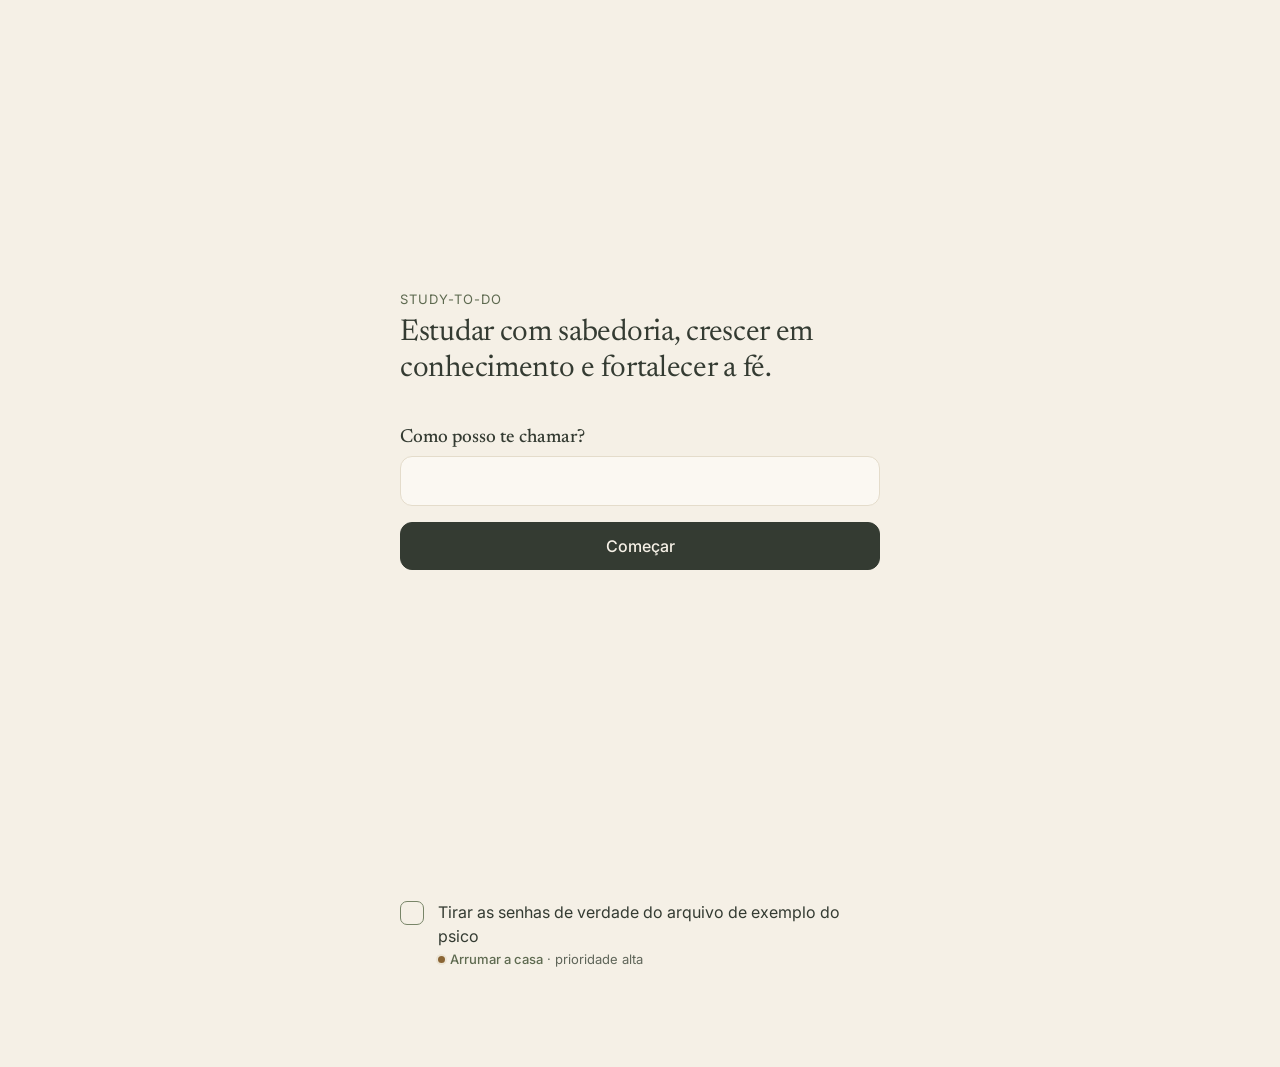
<file: index.html>
<!doctype html>
<html lang="pt-BR">
<head>
  <meta charset="utf-8">
  <meta name="viewport" content="width=device-width, initial-scale=1, viewport-fit=cover">
  <title>study-to-do</title>
  <meta name="description" content="Estudos com propósito: organize seus estudos e cultive a fé.">
  <meta name="theme-color" content="#F5F0E6">
  <link rel="manifest" href="manifest.webmanifest">
  <link rel="icon" href="icons/icon-192.png" type="image/png">
  <link rel="apple-touch-icon" href="icons/icon-192.png">
  <link rel="preconnect" href="https://fonts.googleapis.com">
  <link rel="preconnect" href="https://fonts.gstatic.com" crossorigin>
  <link href="https://fonts.googleapis.com/css2?family=Newsreader:ital,opsz,wght@0,6..72,400;0,6..72,500;1,6..72,400&family=Inter:wght@400;500;600&display=swap" rel="stylesheet">
  <link rel="stylesheet" href="style.css">
</head>
<body>
  <main class="wrap">
    <!-- ============ INÍCIO ============ -->
    <section id="tab-inicio" class="tab" aria-label="Início">
      <header class="top">
        <div>
          <p class="eyebrow" id="today-date"></p>
          <h1 id="greet">Olá</h1>
        </div>
        <button class="icon-btn" id="open-ajustes" aria-label="Ajustes">
          <svg class="ico" viewBox="0 0 24 24"><circle cx="12" cy="12" r="3"/><path d="M19.4 15a1.7 1.7 0 0 0 .3 1.8l.1.1a2 2 0 1 1-2.8 2.8l-.1-.1a1.7 1.7 0 0 0-1.8-.3 1.7 1.7 0 0 0-1 1.5V21a2 2 0 1 1-4 0v-.1a1.7 1.7 0 0 0-1.1-1.5 1.7 1.7 0 0 0-1.8.3l-.1.1a2 2 0 1 1-2.8-2.8l.1-.1a1.7 1.7 0 0 0 .3-1.8 1.7 1.7 0 0 0-1.5-1H3a2 2 0 1 1 0-4h.1a1.7 1.7 0 0 0 1.5-1.1 1.7 1.7 0 0 0-.3-1.8l-.1-.1a2 2 0 1 1 2.8-2.8l.1.1a1.7 1.7 0 0 0 1.8.3H9a1.7 1.7 0 0 0 1-1.5V3a2 2 0 1 1 4 0v.1a1.7 1.7 0 0 0 1 1.5 1.7 1.7 0 0 0 1.8-.3l.1-.1a2 2 0 1 1 2.8 2.8l-.1.1a1.7 1.7 0 0 0-.3 1.8V9a1.7 1.7 0 0 0 1.5 1H21a2 2 0 1 1 0 4h-.1a1.7 1.7 0 0 0-1.5 1z"/></svg>
        </button>
      </header>

      <section class="verse" aria-label="Versículo do dia">
        <p class="label">Versículo do dia</p>
        <blockquote id="verse-text"></blockquote>
        <cite id="verse-ref"></cite>
      </section>

      <hr class="rule">

      <section aria-labelledby="j-title">
        <h2 id="j-title">Jornada de hoje</h2>
        <p class="hint" id="j-hint"></p>
        <ol class="journey" id="journey"></ol>
      </section>

      <hr class="rule">

      <section aria-labelledby="h-title">
        <div class="sec-head">
          <h2 id="h-title">Para hoje</h2>
          <button class="link" data-goto="estudos">Ver todas</button>
        </div>
        <p class="progress-line" id="h-prog"></p>
        <div class="bar" id="h-bar-wrap"><i id="h-bar"></i></div>
        <ul class="tasks" id="home-tasks"></ul>
      </section>

      <div id="upcoming-wrap">
        <hr class="rule">
        <section aria-labelledby="u-title">
          <h2 id="u-title">Próximos estudos</h2>
          <ul class="upcoming" id="upcoming"></ul>
        </section>
      </div>
    </section>

    <!-- ============ ESTUDOS ============ -->
    <section id="tab-estudos" class="tab" hidden aria-label="Estudos">
      <header class="top">
        <div>
          <p class="eyebrow">Sua rotina</p>
          <h1>Estudos</h1>
        </div>
      </header>
      <div class="seg" role="tablist" aria-label="Filtrar tarefas">
        <button role="tab" data-filter="pendentes" aria-selected="true">Pendentes <span id="count-pend"></span></button>
        <button role="tab" data-filter="concluidas" aria-selected="false">Concluídas <span id="count-done"></span></button>
      </div>
      <div id="task-groups"></div>
      <button class="fab" id="new-task">
        <svg class="ico" viewBox="0 0 24 24"><path d="M12 5v14M5 12h14"/></svg>
        Nova tarefa
      </button>
    </section>

    <!-- ============ DEVOCIONAIS ============ -->
    <section id="tab-devocionais" class="tab" hidden aria-label="Devocionais">
      <header class="top">
        <div>
          <p class="eyebrow">Antes ou depois, como preferir</p>
          <h1>Devocionais</h1>
        </div>
      </header>
      <section aria-labelledby="dv-antes">
        <h2 id="dv-antes">Antes de estudar</h2>
        <p class="hint">Preparar o coração.</p>
        <ul class="dev-list" id="list-antes"></ul>
      </section>
      <hr class="rule">
      <section aria-labelledby="dv-depois">
        <h2 id="dv-depois">Depois de estudar</h2>
        <p class="hint">Refletir e agradecer.</p>
        <ul class="dev-list" id="list-depois"></ul>
      </section>
    </section>

    <!-- ============ PROGRESSO ============ -->
    <section id="tab-progresso" class="tab" hidden aria-label="Progresso">
      <header class="top">
        <div>
          <p class="eyebrow">Cada passo conta</p>
          <h1>Progresso</h1>
        </div>
      </header>
      <section aria-labelledby="pw-title">
        <h2 id="pw-title">Esta semana</h2>
        <p class="hint" id="pw-hint"></p>
        <ol class="week" id="week"></ol>
      </section>
      <hr class="rule">
      <dl class="stats">
        <div><dt>Tarefas concluídas</dt><dd id="st-tasks">0</dd></div>
        <div><dt>Dias com estudo</dt><dd id="st-days">0</dd></div>
        <div><dt>Devocionais feitos</dt><dd id="st-devs">0</dd></div>
      </dl>
      <hr class="rule">
      <section aria-labelledby="ph-title">
        <h2 id="ph-title">Últimas semanas</h2>
        <p class="hint">Dias em que você estudou, semana a semana.</p>
        <ul class="history" id="history"></ul>
      </section>
    </section>
  </main>

  <nav class="nav" aria-label="Navegação principal">
    <button data-tab="inicio" class="on" aria-current="page"><svg class="ico" viewBox="0 0 24 24"><path d="M3 10.5 12 3l9 7.5V20a1 1 0 0 1-1 1h-5v-6h-6v6H4a1 1 0 0 1-1-1z"/></svg>Início</button>
    <button data-tab="estudos"><svg class="ico" viewBox="0 0 24 24"><path d="M4 19.5V5a2 2 0 0 1 2-2h14v15H6a2 2 0 0 0-2 2 2 2 0 0 0 2 2h14"/><path d="M9 8h7M9 12h5"/></svg>Estudos</button>
    <button data-tab="devocionais"><svg class="ico" viewBox="0 0 24 24"><path d="M12 6c-2-1.5-5-2-8-1.5V19c3-.5 6 0 8 1.5 2-1.5 5-2 8-1.5V4.5C17 4 14 4.5 12 6z"/><path d="M12 6v14.5"/></svg>Devocionais</button>
    <button data-tab="progresso"><svg class="ico" viewBox="0 0 24 24"><path d="M4 20h16"/><path d="M7 16v-4M12 16V8M17 16v-6"/></svg>Progresso</button>
  </nav>

  <!-- ============ TELAS SOBREPOSTAS ============ -->

  <!-- Formulário de tarefa -->
  <div class="sheet-backdrop" id="task-sheet" hidden>
    <form class="sheet" id="task-form" aria-labelledby="ts-title" novalidate>
      <div class="sheet-grip" aria-hidden="true"></div>
      <h2 id="ts-title">Nova tarefa</h2>
      <dl class="guia" id="tf-guia" hidden></dl>
      <label class="field">
        <span>Título</span>
        <input id="tf-titulo" type="text" maxlength="120" required autocomplete="off">
        <small class="err" id="tf-err" hidden>Dê um título para a tarefa.</small>
      </label>
      <label class="field">
        <span>Descrição <em>(opcional)</em></span>
        <textarea id="tf-desc" rows="2" maxlength="500"></textarea>
      </label>
      <div class="field-row">
        <label class="field">
          <span>Matéria</span>
          <input id="tf-materia" type="text" maxlength="40" list="materias" placeholder="Ex.: Faculdade" autocomplete="off">
          <datalist id="materias"></datalist>
        </label>
        <label class="field">
          <span>Data <em>(opcional)</em></span>
          <input id="tf-data" type="date">
        </label>
      </div>
      <fieldset class="field">
        <legend>Prioridade</legend>
        <div class="pills">
          <label><input type="radio" name="prio" value="baixa"><span>Baixa</span></label>
          <label><input type="radio" name="prio" value="media" checked><span>Média</span></label>
          <label><input type="radio" name="prio" value="alta"><span>Alta</span></label>
        </div>
      </fieldset>
      <div class="sheet-actions">
        <button type="button" class="btn text danger" id="tf-delete" hidden>Excluir</button>
        <button type="button" class="btn ghost" id="tf-cancel">Cancelar</button>
        <button type="submit" class="btn primary">Salvar</button>
      </div>
    </form>
  </div>

  <!-- Leitor de devocional -->
  <article class="page" id="reader" hidden aria-labelledby="rd-title">
    <header class="page-bar">
      <button class="icon-btn" data-close aria-label="Voltar">
        <svg class="ico" viewBox="0 0 24 24"><path d="m15 18-6-6 6-6"/></svg>
      </button>
    </header>
    <div class="wrap reader">
      <p class="eyebrow" id="rd-moment"></p>
      <h1 id="rd-title"></h1>
      <section class="verse left">
        <blockquote id="rd-texto"></blockquote>
        <cite id="rd-ref"></cite>
      </section>
      <hr class="rule">
      <h2>Reflexão</h2>
      <div id="rd-reflexao" class="prose"></div>
      <h2>Aplicação prática</h2>
      <p id="rd-aplicacao" class="prose"></p>
      <hr class="rule">
      <label class="field">
        <span class="field-title">Minhas anotações</span>
        <textarea id="rd-notas" rows="4" placeholder="O que chamou sua atenção?"></textarea>
      </label>
      <label class="field">
        <span class="field-title">Oração</span>
        <span class="prompt" id="rd-oracao-sug"></span>
        <textarea id="rd-oracao" rows="4" placeholder="Escreva com suas palavras."></textarea>
      </label>
      <p class="saved" id="rd-saved" aria-live="polite"></p>
      <button class="btn primary block" id="rd-done"></button>
    </div>
  </article>

  <!-- Ajustes -->
  <section class="page" id="ajustes" hidden aria-labelledby="aj-title">
    <header class="page-bar">
      <button class="icon-btn" data-close aria-label="Voltar">
        <svg class="ico" viewBox="0 0 24 24"><path d="m15 18-6-6 6-6"/></svg>
      </button>
    </header>
    <div class="wrap">
      <h1 id="aj-title">Ajustes</h1>
      <label class="field">
        <span class="field-title">Como posso te chamar?</span>
        <input id="aj-nome" type="text" maxlength="30" autocomplete="given-name">
      </label>
      <hr class="rule">
      <h2>Lembrete diário</h2>
      <p class="hint">Um convite gentil às 19h. Instale o app na tela inicial antes de ativar.</p>
      <p class="small" id="push-status"></p>
      <div class="row">
        <button class="btn primary" id="btn-push">Ativar lembrete</button>
        <button class="btn ghost" id="btn-test">Testar aviso</button>
      </div>
      <div id="sub-box" hidden>
        <p class="small">Código deste aparelho (envie para configurar o envio diário):</p>
        <textarea id="sub-json" rows="4" readonly></textarea>
        <div class="row">
          <button class="btn ghost" id="btn-copy">Copiar</button>
          <button class="btn ghost" id="btn-share">Compartilhar</button>
        </div>
      </div>
      <hr class="rule">
      <h2>Backup</h2>
      <p class="hint">Tudo fica salvo só neste aparelho. Exporte de vez em quando.</p>
      <div class="row">
        <button class="btn ghost" id="btn-export">Exportar</button>
        <label class="btn ghost">Importar<input id="file-import" type="file" accept="application/json" hidden></label>
      </div>
      <hr class="rule">
      <p class="small muted">study-to-do · Estudos com propósito.</p>
      <p class="small muted">Textos bíblicos: Bíblia Livre (BLIVRE), © 2018 Diego Santos, Mario Sérgio e Marco Teles, sob licença <a href="https://creativecommons.org/licenses/by/4.0/deed.pt_BR" target="_blank" rel="noopener">CC BY 4.0</a>. Colchetes de palavras acrescentadas foram removidos.</p>
    </div>
  </section>

  <!-- Boas-vindas -->
  <section class="page welcome" id="welcome" hidden aria-labelledby="wl-title">
    <form class="wrap" id="welcome-form">
      <p class="eyebrow">study-to-do</p>
      <h1 id="wl-title">Estudar com sabedoria, crescer em conhecimento e fortalecer a fé.</h1>
      <label class="field">
        <span class="field-title">Como posso te chamar?</span>
        <input id="wl-nome" type="text" maxlength="30" autocomplete="given-name" required>
      </label>
      <button class="btn primary block" type="submit">Começar</button>
    </form>
  </section>

  <div id="toast" class="toast" role="status" aria-live="polite"></div>

  <script src="trilha.js"></script>
  <script src="devocionais.js"></script>
  <script src="app.js"></script>
</body>
</html>
</file>
<file: style.css>
/* study-to-do · Direção A "Caderno" */
:root {
  --perg: #F5F0E6;
  --papel: #FBF8F2;
  --oliva: #788568;
  --oliva-txt: #5E6A50;
  --profundo: #343B32;
  --dourado: #B58B58;
  --dourado-txt: #8A6534;
  --branco: #FFFFFF;
  --linha: #E4DCCB;
  --suave: #ECE5D6;
  --muted: #5F6559;
  --perigo: #9A3B2E;
  --serif: Newsreader, Georgia, "Times New Roman", serif;
  --sans: Inter, system-ui, -apple-system, Roboto, sans-serif;
  color-scheme: light;
}

* { box-sizing: border-box; }
html, body { margin: 0; }
body {
  background: var(--perg);
  color: var(--profundo);
  font: 400 16px/1.5 var(--sans);
  -webkit-font-smoothing: antialiased;
  -webkit-tap-highlight-color: transparent;
  padding-bottom: calc(84px + env(safe-area-inset-bottom));
}
body.locked { overflow: hidden; }
button, input, textarea { font: inherit; color: inherit; }
[hidden] { display: none !important; }
.wrap { max-width: 520px; margin: 0 auto; padding: 0 20px; }
.ico { width: 22px; height: 22px; fill: none; stroke: currentColor; stroke-width: 1.6; stroke-linecap: round; stroke-linejoin: round; flex-shrink: 0; }
.small { font-size: 14px; }
.muted { color: var(--muted); }
:focus-visible { outline: 2px solid var(--dourado-txt); outline-offset: 2px; border-radius: 6px; }

/* Tipografia */
.top { display: flex; justify-content: space-between; align-items: flex-start; padding: calc(28px + env(safe-area-inset-top)) 0 8px; }
.eyebrow { font-size: 13px; letter-spacing: .08em; text-transform: uppercase; color: var(--oliva-txt); margin: 0 0 6px; }
h1 { font: 400 34px/1.1 var(--serif); margin: 0; letter-spacing: -.01em; }
h2 { font: 500 21px/1.2 var(--serif); margin: 0 0 4px; }
.hint { font-size: 14px; color: var(--muted); margin: 0 0 16px; }
.rule { border: 0; height: 1px; background: var(--dourado); opacity: .5; margin: 28px 0; }
.prose { margin: 0 0 24px; }
.prose p { margin: 0 0 12px; }

/* Versículo */
.verse { text-align: center; padding: 4px 8px; }
.verse .label { font-size: 12px; letter-spacing: .14em; text-transform: uppercase; color: var(--dourado-txt); margin: 18px 0 14px; }
.verse blockquote { font: italic 400 23px/1.4 var(--serif); margin: 0; }
.verse cite { display: block; font: 500 13px/1 var(--sans); font-style: normal; letter-spacing: .06em; color: var(--dourado-txt); margin-top: 14px; }
.verse.left { text-align: left; padding: 0; margin-top: 24px; border-left: 2px solid var(--dourado); padding-left: 16px; }
.verse.left blockquote { font-size: 21px; }

/* Botões */
.icon-btn { background: none; border: 0; padding: 8px; margin: -4px -8px 0 0; color: var(--oliva-txt); cursor: pointer; border-radius: 10px; }
.link { background: none; border: 0; padding: 4px 0; font-size: 14px; color: var(--oliva-txt); font-weight: 500; cursor: pointer; }
.btn {
  font-weight: 500; border-radius: 12px; padding: 11px 18px; min-height: 46px; cursor: pointer;
  border: 1px solid var(--linha); background: transparent; color: var(--profundo);
  transition: background .15s, transform .1s;
}
.btn:active { transform: scale(.98); }
.btn.primary { background: var(--profundo); border-color: var(--profundo); color: var(--perg); }
.btn.ghost { background: var(--papel); }
.btn.text { border-color: transparent; padding-left: 4px; padding-right: 4px; }
.btn.danger { color: var(--perigo); }
.btn.block { width: 100%; }
.btn:disabled { opacity: .5; cursor: default; }
.row { display: flex; gap: 8px; flex-wrap: wrap; margin: 10px 0; }

/* Jornada */
.journey { list-style: none; margin: 0; padding: 0; position: relative; }
.journey::before { content: ""; position: absolute; left: 15px; top: 22px; bottom: 22px; width: 1px; background: var(--linha); }
.step { display: flex; gap: 14px; align-items: center; width: 100%; text-align: left; background: none; border: 0; padding: 10px 0; cursor: pointer; position: relative; }
.step .mark { width: 31px; height: 31px; border-radius: 50%; border: 1px solid var(--oliva); background: var(--perg); display: grid; place-items: center; font: 500 15px/1 var(--serif); color: var(--oliva-txt); flex-shrink: 0; transition: all .25s; }
.step.done .mark { background: var(--oliva); color: var(--branco); }
.step .t { font-weight: 500; display: block; }
.step .s { font-size: 14px; color: var(--muted); }
.step.done .t { color: var(--oliva-txt); }
.step .go { margin-left: auto; color: var(--dourado); }

/* Barra de progresso */
.sec-head { display: flex; justify-content: space-between; align-items: baseline; gap: 12px; }
.progress-line { font-size: 14px; color: var(--muted); margin: 0 0 10px; }
.bar { height: 3px; background: var(--suave); border-radius: 3px; margin-bottom: 6px; overflow: hidden; }
.bar i { display: block; height: 100%; width: 0; background: var(--oliva); transition: width .35s; }

/* Tarefas */
.tasks { list-style: none; margin: 0; padding: 0; }
.task { display: flex; gap: 14px; align-items: flex-start; padding: 14px 0; border-bottom: 1px solid var(--linha); }
.task:last-child { border-bottom: 0; }
.check {
  appearance: none; -webkit-appearance: none; margin: 1px 0 0; cursor: pointer;
  width: 24px; height: 24px; border: 1.5px solid var(--oliva); border-radius: 7px; flex-shrink: 0;
  display: grid; place-items: center; background: transparent; transition: background .2s;
}
.check:checked { background: var(--oliva); }
.check:checked::after { content: ""; width: 11px; height: 5px; border: 2px solid #fff; border-top: 0; border-right: 0; transform: rotate(-45deg) translate(1px, -1px); }
.task-body { flex: 1; min-width: 0; background: none; border: 0; padding: 0; text-align: left; cursor: pointer; }
.task-title { display: block; overflow-wrap: anywhere; }
.task.done .task-title { text-decoration: line-through; color: var(--muted); }
.meta { display: block; font-size: 13px; color: var(--muted); margin-top: 2px; }
.meta b { font-weight: 500; color: var(--oliva-txt); }
.prio { display: inline-block; width: 7px; height: 7px; border-radius: 50%; background: var(--dourado); margin: 0 5px 1px 0; vertical-align: middle; }
.prio.baixa { background: transparent; border: 1px solid var(--oliva); }
.prio.alta { background: var(--dourado-txt); box-shadow: 0 0 0 2px var(--suave); }
.empty { text-align: center; padding: 28px 12px; color: var(--muted); }
.empty strong { display: block; font: 400 20px/1.3 var(--serif); color: var(--profundo); margin-bottom: 4px; }

/* Próximos */
.upcoming { list-style: none; margin: 8px 0 0; padding: 0; }
.upcoming li { display: flex; gap: 16px; padding: 10px 0; align-items: baseline; }
.day { font: 400 26px/1 var(--serif); color: var(--dourado-txt); min-width: 36px; text-align: center; }
.day small { display: block; font: 500 11px/1.4 var(--sans); letter-spacing: .08em; text-transform: uppercase; }

/* Estudos */
.seg { display: flex; border-bottom: 1px solid var(--linha); margin: 16px 0 8px; }
.seg button { flex: 1; background: none; border: 0; border-bottom: 2px solid transparent; padding: 12px 0; color: var(--muted); cursor: pointer; margin-bottom: -1px; }
.seg button[aria-selected="true"] { color: var(--profundo); border-bottom-color: var(--dourado); font-weight: 500; }
.seg span { font-size: 13px; color: var(--muted); }
.group-title { font: 500 13px/1 var(--sans); letter-spacing: .08em; text-transform: uppercase; color: var(--dourado-txt); margin: 24px 0 2px; }
.fab {
  position: fixed; right: max(20px, calc(50% - 240px)); bottom: calc(92px + env(safe-area-inset-bottom));
  display: flex; align-items: center; gap: 8px; z-index: 4;
  background: var(--profundo); color: var(--perg); border: 0; border-radius: 99px;
  padding: 14px 20px 14px 16px; font-weight: 500; cursor: pointer;
  box-shadow: 0 6px 20px rgba(52, 59, 50, .25);
}

/* Devocionais */
.dev-list { list-style: none; margin: 0; padding: 0; }
.dev-item { display: flex; gap: 14px; align-items: center; width: 100%; padding: 14px 0; background: none; border: 0; border-bottom: 1px solid var(--linha); text-align: left; cursor: pointer; }
.dev-list li:last-child .dev-item { border-bottom: 0; }
.dev-item .n { font: 400 22px/1 var(--serif); color: var(--dourado-txt); width: 28px; text-align: center; flex-shrink: 0; }
.dev-item .t { font: 500 18px/1.25 var(--serif); display: block; }
.dev-item .r { font-size: 13px; color: var(--muted); }
.dev-item .ok { margin-left: auto; color: var(--oliva); font-size: 13px; display: flex; align-items: center; gap: 4px; }
.dev-item.today .n::after { content: ""; display: block; width: 5px; height: 5px; background: var(--dourado); border-radius: 50%; margin: 5px auto 0; }

/* Progresso */
.week { list-style: none; margin: 4px 0 0; padding: 0; display: grid; grid-template-columns: repeat(7, 1fr); gap: 6px; text-align: center; }
.week li { font-size: 12px; color: var(--muted); }
.week .dot { width: 30px; height: 30px; margin: 6px auto 0; border-radius: 50%; border: 1px solid var(--linha); display: grid; place-items: center; }
.week .on .dot { background: var(--oliva); border-color: var(--oliva); }
.week .on .dot::after { content: ""; width: 9px; height: 4px; border: 2px solid #fff; border-top: 0; border-right: 0; transform: rotate(-45deg) translate(1px, -1px); }
.week .today { color: var(--profundo); font-weight: 600; }
.week .today .dot { border-color: var(--dourado); }
.week .future .dot { border-style: dashed; }
.stats { display: grid; grid-template-columns: repeat(3, 1fr); gap: 12px; margin: 0; }
.stats div { text-align: center; }
.stats dd { font: 400 36px/1 var(--serif); margin: 0; color: var(--profundo); }
.stats dt { font-size: 13px; color: var(--muted); margin-top: 6px; order: 2; }
.stats div { display: flex; flex-direction: column-reverse; gap: 6px; }
.history { list-style: none; margin: 0; padding: 0; }
.history li { display: grid; grid-template-columns: 92px 1fr 28px; white-space: nowrap; align-items: center; gap: 10px; padding: 7px 0; font-size: 13px; color: var(--muted); }
.history .hb { height: 8px; background: var(--suave); border-radius: 8px; overflow: hidden; }
.history .hb i { display: block; height: 100%; background: var(--oliva); border-radius: 8px; }
.history .hn { text-align: right; font-variant-numeric: tabular-nums; color: var(--profundo); }

/* Campos */
.field { display: block; margin: 0 0 16px; border: 0; padding: 0; min-width: 0; }
.field > span, .field legend { display: block; font-size: 14px; color: var(--muted); margin-bottom: 6px; padding: 0; }
.field em { font-style: normal; opacity: .8; }
.field-title { font: 500 19px/1.2 var(--serif) !important; color: var(--profundo) !important; }
.prompt { display: block; font: italic 400 16px/1.45 var(--serif); color: var(--oliva-txt); margin-bottom: 8px; }
input[type="text"], input[type="date"], textarea {
  width: 100%; background: var(--papel); border: 1px solid var(--linha); border-radius: 12px;
  padding: 12px 14px; min-height: 46px; transition: border-color .15s;
}
textarea { resize: vertical; line-height: 1.5; }
input:focus, textarea:focus { outline: none; border-color: var(--oliva); }
.field-row { display: grid; grid-template-columns: 1fr 1fr; gap: 12px; }
.err { color: var(--perigo); font-size: 13px; display: block; margin-top: 4px; }
.pills { display: flex; gap: 8px; }
.pills label { flex: 1; }
.pills input { position: absolute; opacity: 0; pointer-events: none; }
.pills span { display: block; text-align: center; padding: 10px 0; border: 1px solid var(--linha); border-radius: 12px; cursor: pointer; background: var(--papel); }
.pills input:checked + span { background: var(--profundo); color: var(--perg); border-color: var(--profundo); }
.pills input:focus-visible + span { outline: 2px solid var(--dourado-txt); outline-offset: 2px; }
.saved { font-size: 13px; color: var(--oliva-txt); min-height: 20px; margin: -6px 0 10px; }

/* Folha inferior */
.sheet-backdrop { position: fixed; inset: 0; background: rgba(52, 59, 50, .35); z-index: 20; display: flex; align-items: flex-end; justify-content: center; animation: fade .2s; }
.sheet {
  background: var(--perg); width: 100%; max-width: 560px; border-radius: 22px 22px 0 0;
  padding: 10px 20px calc(20px + env(safe-area-inset-bottom)); max-height: 92vh; overflow-y: auto;
  animation: up .25s ease-out;
}
.sheet-grip { width: 40px; height: 4px; border-radius: 4px; background: var(--linha); margin: 0 auto 16px; }
.sheet h2 { margin-bottom: 18px; }
.sheet-actions { display: flex; gap: 8px; align-items: center; margin-top: 8px; }
.sheet-actions .primary { flex: 1; }

/* Páginas sobrepostas */
.page { position: fixed; inset: 0; z-index: 15; background: var(--perg); overflow-y: auto; padding-bottom: calc(40px + env(safe-area-inset-bottom)); animation: fade .2s; }
.page-bar { position: sticky; top: 0; background: var(--perg); padding: calc(10px + env(safe-area-inset-top)) 12px 4px; z-index: 1; }
.page-bar .icon-btn { margin: 0; }
.page h1 { margin-bottom: 24px; }
.reader h1 { margin-bottom: 0; }
.welcome { display: flex; align-items: center; z-index: 30; }
.welcome h1 { font-size: 30px; line-height: 1.2; margin: 0 0 40px; }

/* Navegação inferior */
.nav {
  position: fixed; left: 0; right: 0; bottom: 0; z-index: 10;
  display: flex; justify-content: space-around;
  padding: 8px 8px calc(8px + env(safe-area-inset-bottom));
  background: var(--perg); border-top: 1px solid var(--linha);
}
.nav button {
  flex: 1; max-width: 110px; background: none; border: 0; cursor: pointer;
  display: flex; flex-direction: column; align-items: center; gap: 4px;
  padding: 6px 0; font-size: 12px; color: var(--muted); border-radius: 10px;
}
.nav button.on { color: var(--profundo); font-weight: 600; }
.nav button.on .ico { stroke-width: 2; }

.toast {
  position: fixed; left: 50%; bottom: calc(96px + env(safe-area-inset-bottom)); z-index: 40;
  transform: translateX(-50%) translateY(16px);
  background: var(--profundo); color: var(--perg);
  padding: 10px 18px; border-radius: 99px; font-size: 14px;
  opacity: 0; pointer-events: none; transition: all .25s; max-width: calc(100% - 32px); text-align: center;
}
.toast.show { opacity: 1; transform: translateX(-50%) translateY(0); }

.tab { animation: fade .2s; }
@keyframes fade { from { opacity: 0; } to { opacity: 1; } }
@keyframes up { from { transform: translateY(40px); opacity: .6; } to { transform: none; opacity: 1; } }
@media (prefers-reduced-motion: reduce) { *, *::before, *::after { animation: none !important; transition: none !important; } }
@media (max-width: 360px) { .field-row { grid-template-columns: 1fr; } h1 { font-size: 30px; } }

/* Guia das tarefas da trilha (por quê, como começar, pronto quando, termo novo) */
.guia { margin: 0 0 20px; padding: 14px 16px; background: var(--papel); border: 1px solid var(--linha); border-radius: 14px; }
.guia > div + div { margin-top: 12px; }
.guia dt { font-size: 12px; letter-spacing: .12em; text-transform: uppercase; color: var(--dourado-txt); margin-bottom: 2px; }
.guia dd { margin: 0; font-size: 15px; line-height: 1.5; color: var(--profundo); }
.mostrar-fases { display: block; width: 100%; margin: 8px 0 96px; }
</file>
